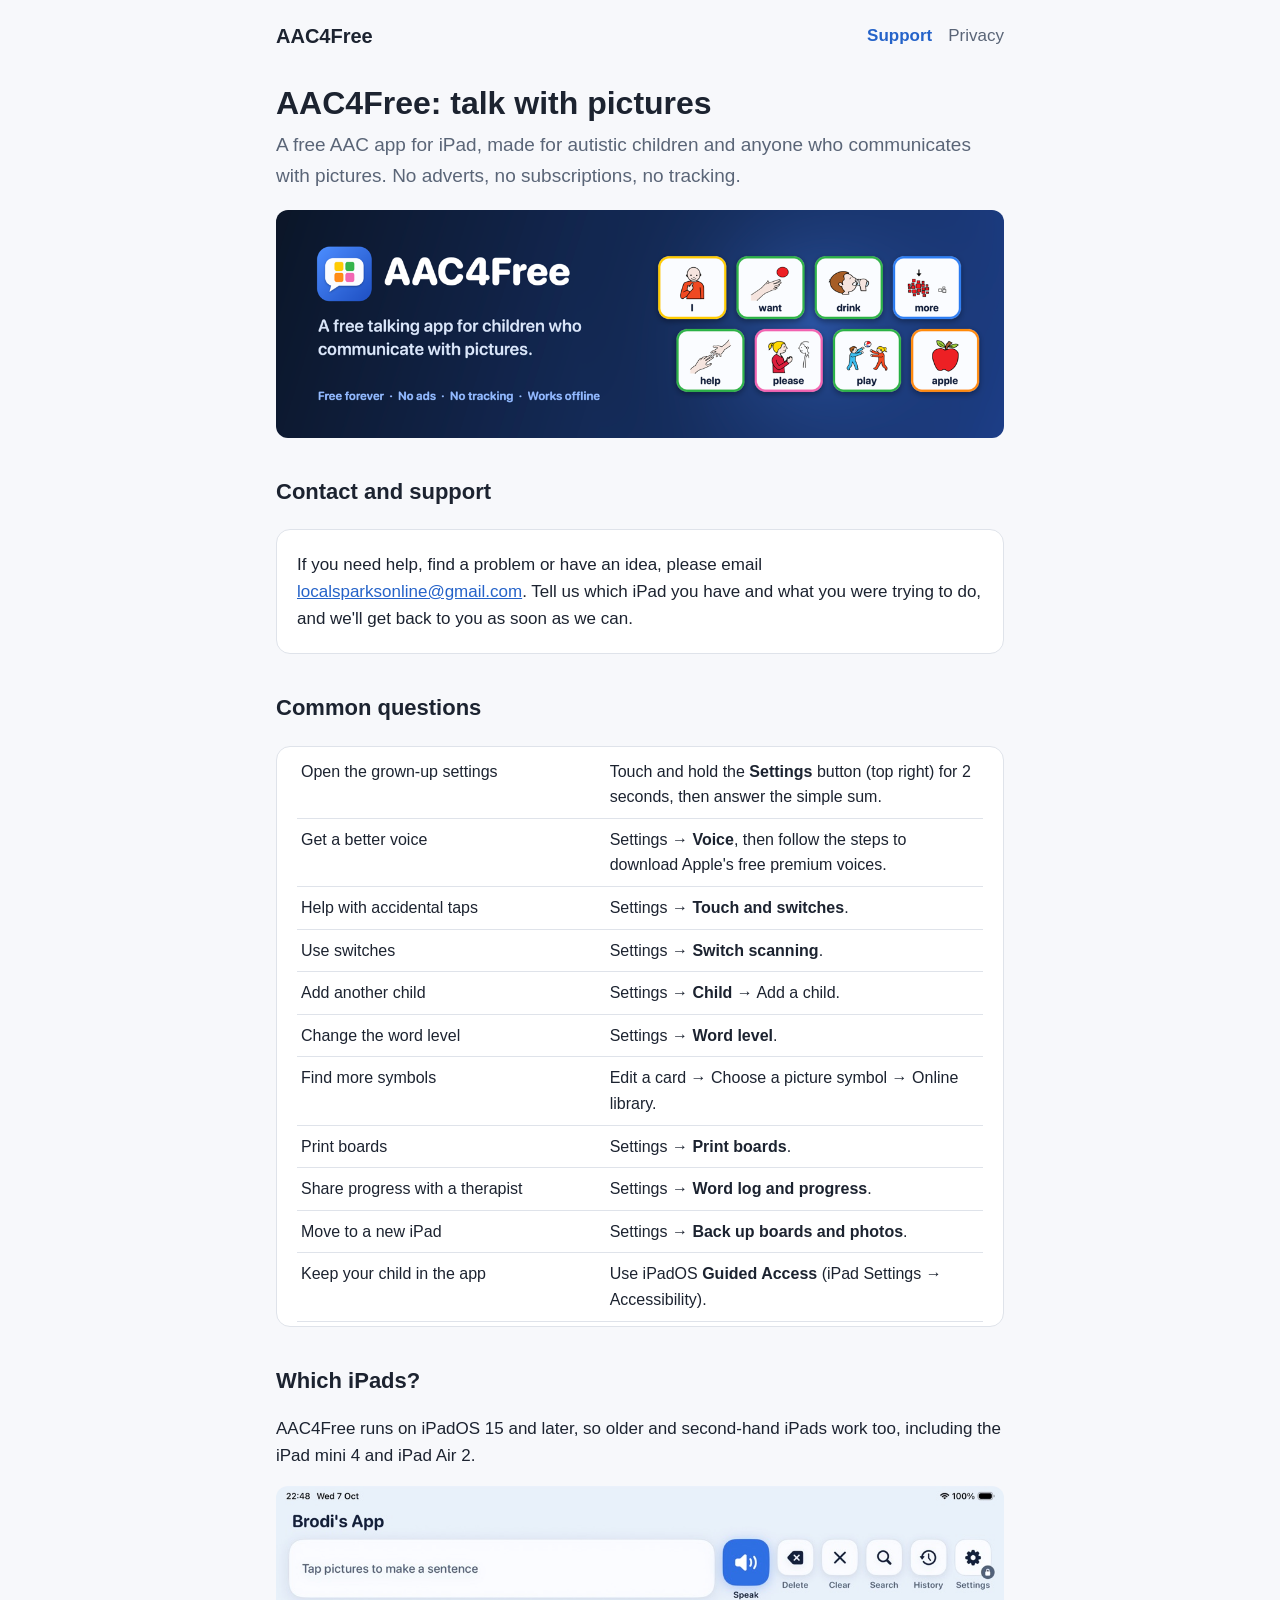
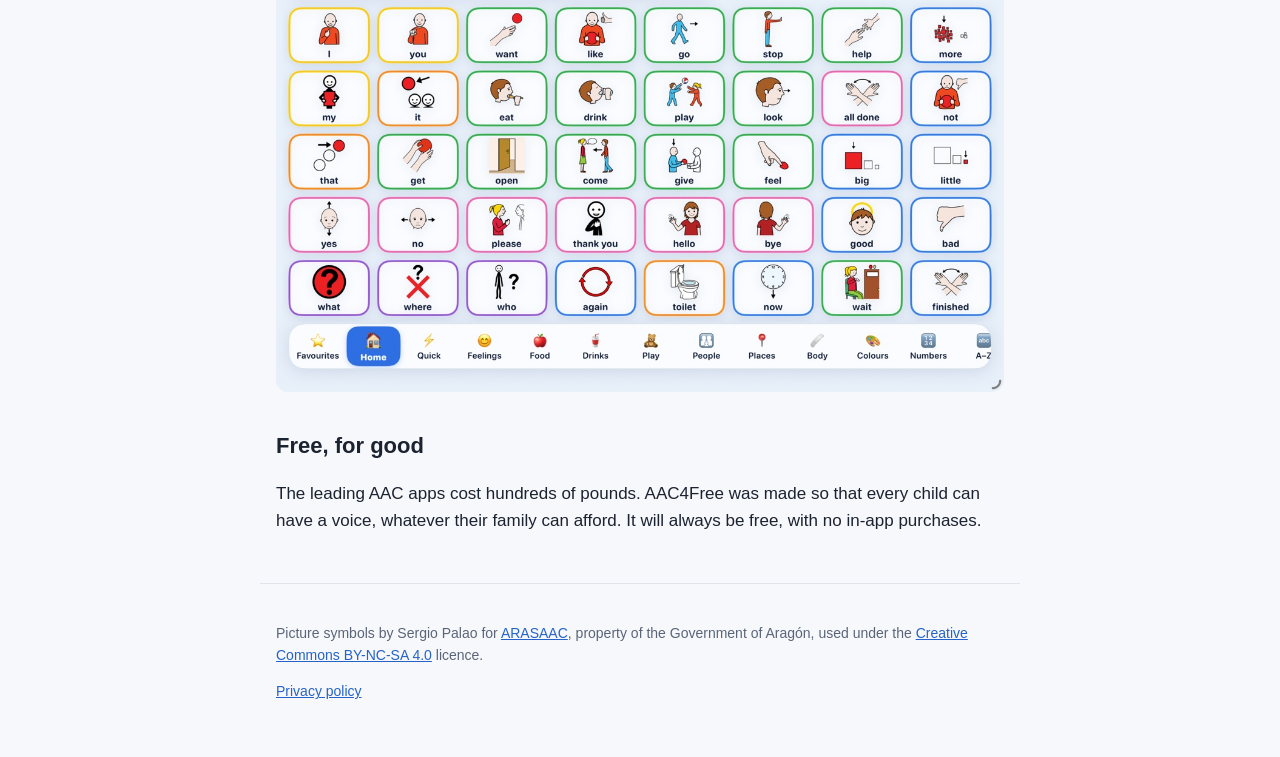
<file: index.html>
<!doctype html>
<html lang="en-GB">
<head>
<meta charset="utf-8">
<meta name="viewport" content="width=device-width, initial-scale=1">
<title>AAC4Free – Support</title>
<meta name="description" content="AAC4Free is a free picture-talking (AAC) app for iPad. Help, contact details and privacy information.">
<link rel="stylesheet" href="style.css">
</head>
<body>
<header>
  <a class="brand" href="./">AAC4Free</a>
  <nav><a href="./" aria-current="page">Support</a><a href="privacy.html">Privacy</a></nav>
</header>
<main>
  <h1>AAC4Free: talk with pictures</h1>
  <p class="lead">A free AAC app for iPad, made for autistic children and anyone who communicates with pictures. No adverts, no subscriptions, no tracking.</p>

  <img src="images/banner.png" alt="AAC4Free banner showing picture symbol cards">

  <h2>Contact and support</h2>
  <div class="card">
    <p>If you need help, find a problem or have an idea, please email
      <a href="mailto:localsparksonline@gmail.com?subject=AAC4Free">localsparksonline@gmail.com</a>.
      Tell us which iPad you have and what you were trying to do, and we'll get back to you as soon as we can.</p>
  </div>

  <h2>Common questions</h2>
  <div class="card">
    <table>
      <tr><td>Open the grown-up settings</td><td>Touch and hold the <strong>Settings</strong> button (top right) for 2 seconds, then answer the simple sum.</td></tr>
      <tr><td>Get a better voice</td><td>Settings → <strong>Voice</strong>, then follow the steps to download Apple's free premium voices.</td></tr>
      <tr><td>Help with accidental taps</td><td>Settings → <strong>Touch and switches</strong>.</td></tr>
      <tr><td>Use switches</td><td>Settings → <strong>Switch scanning</strong>.</td></tr>
      <tr><td>Add another child</td><td>Settings → <strong>Child</strong> → Add a child.</td></tr>
      <tr><td>Change the word level</td><td>Settings → <strong>Word level</strong>.</td></tr>
      <tr><td>Find more symbols</td><td>Edit a card → Choose a picture symbol → Online library.</td></tr>
      <tr><td>Print boards</td><td>Settings → <strong>Print boards</strong>.</td></tr>
      <tr><td>Share progress with a therapist</td><td>Settings → <strong>Word log and progress</strong>.</td></tr>
      <tr><td>Move to a new iPad</td><td>Settings → <strong>Back up boards and photos</strong>.</td></tr>
      <tr><td>Keep your child in the app</td><td>Use iPadOS <strong>Guided Access</strong> (iPad Settings → Accessibility).</td></tr>
    </table>
  </div>

  <h2>Which iPads?</h2>
  <p>AAC4Free runs on iPadOS 15 and later, so older and second-hand iPads work too, including the iPad mini 4 and iPad Air 2.</p>
  <img src="images/ipad-light.jpg" alt="AAC4Free running on an iPad, showing the home board">

  <h2>Free, for good</h2>
  <p>The leading AAC apps cost hundreds of pounds. AAC4Free was made so that every child can have a voice, whatever their family can afford. It will always be free, with no in-app purchases.</p>
</main>
<footer>
  <p>Picture symbols by Sergio Palao for <a href="https://arasaac.org">ARASAAC</a>, property of the Government of Aragón, used under the <a href="https://creativecommons.org/licenses/by-nc-sa/4.0/">Creative Commons BY-NC-SA 4.0</a> licence.</p>
  <p><a href="privacy.html">Privacy policy</a></p>
</footer>
</body>
</html>
</file>
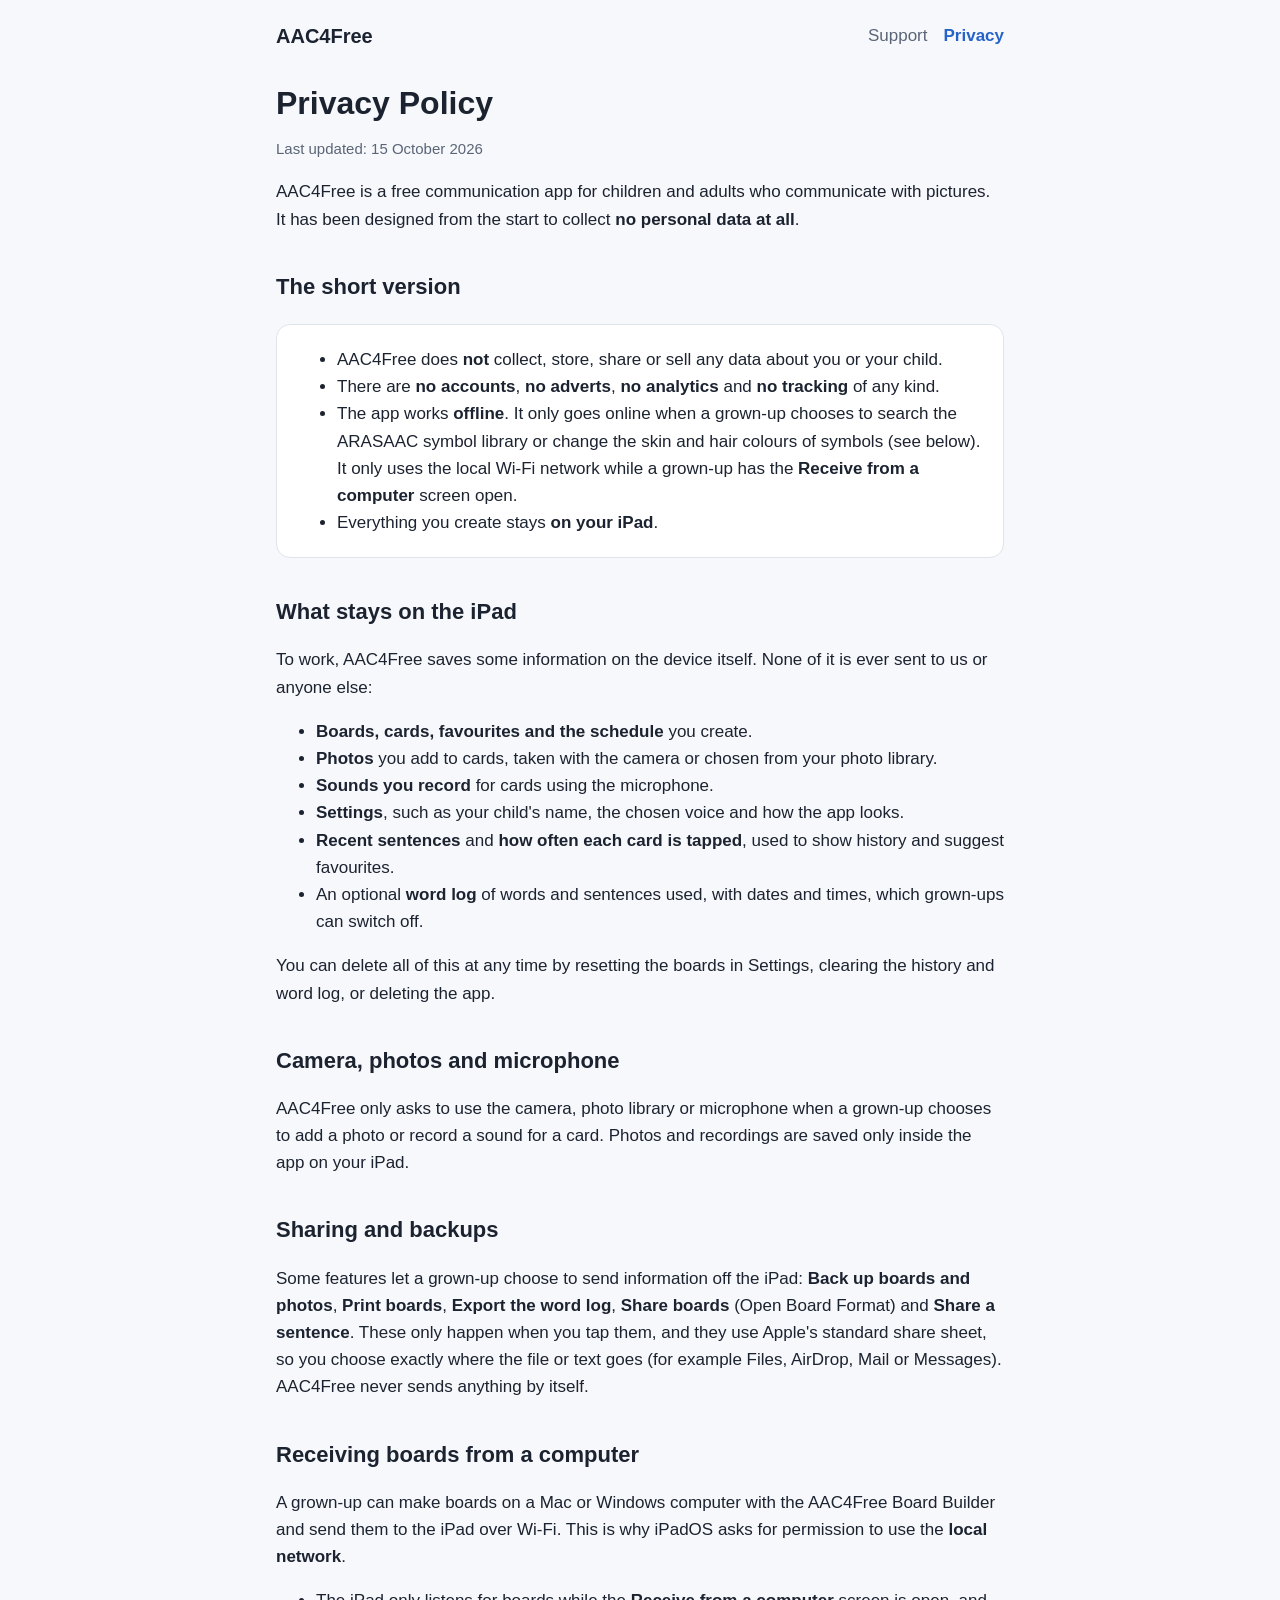
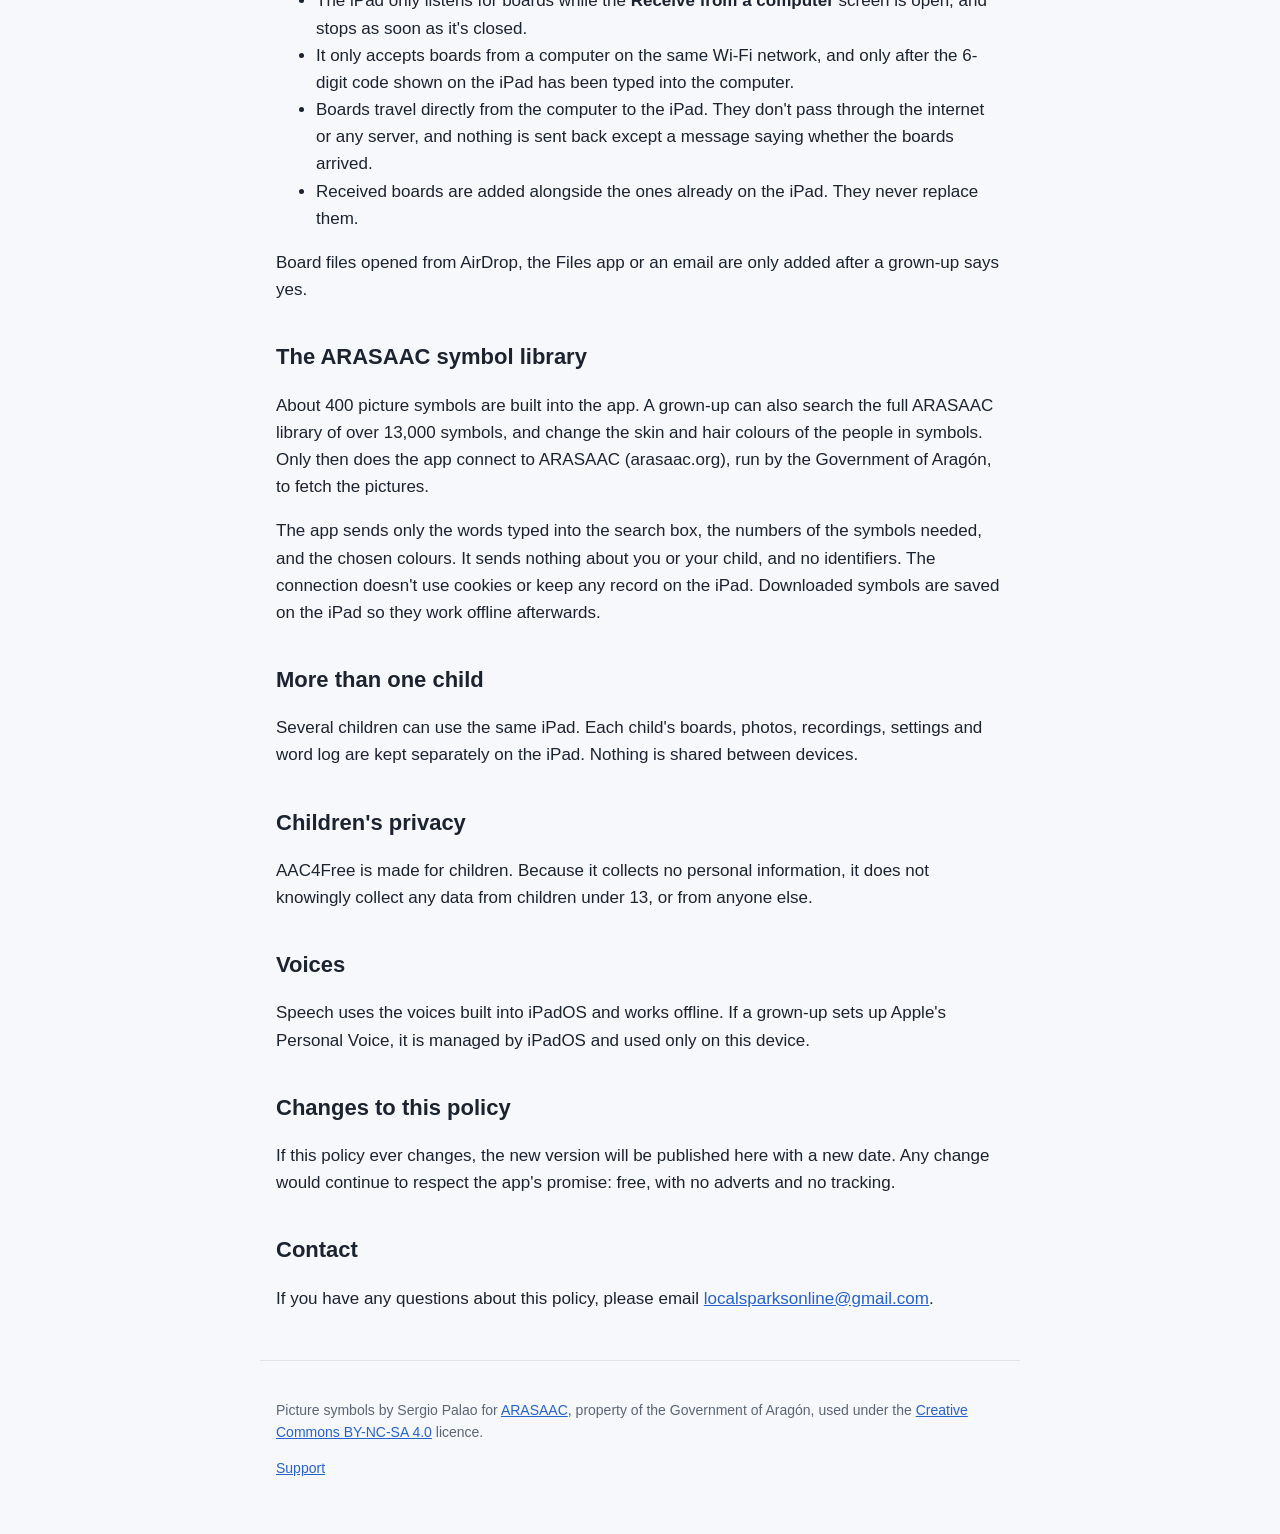
<file: privacy.html>
<!doctype html>
<html lang="en-GB">
<head>
<meta charset="utf-8">
<meta name="viewport" content="width=device-width, initial-scale=1">
<title>AAC4Free – Privacy Policy</title>
<meta name="description" content="AAC4Free collects no personal data at all.">
<link rel="stylesheet" href="style.css">
</head>
<body>
<header>
  <a class="brand" href="./">AAC4Free</a>
  <nav><a href="./">Support</a><a href="privacy.html" aria-current="page">Privacy</a></nav>
</header>
<main>
  <h1>Privacy Policy</h1>
  <p class="updated">Last updated: 15 October 2026</p>
  <p>AAC4Free is a free communication app for children and adults who communicate with pictures. It has been designed from the start to collect <strong>no personal data at all</strong>.</p>

  <h2>The short version</h2>
  <div class="card">
    <ul>
      <li>AAC4Free does <strong>not</strong> collect, store, share or sell any data about you or your child.</li>
      <li>There are <strong>no accounts</strong>, <strong>no adverts</strong>, <strong>no analytics</strong> and <strong>no tracking</strong> of any kind.</li>
      <li>The app works <strong>offline</strong>. It only goes online when a grown-up chooses to search the ARASAAC symbol library or change the skin and hair colours of symbols (see below). It only uses the local Wi-Fi network while a grown-up has the <strong>Receive from a computer</strong> screen open.</li>
      <li>Everything you create stays <strong>on your iPad</strong>.</li>
    </ul>
  </div>

  <h2>What stays on the iPad</h2>
  <p>To work, AAC4Free saves some information on the device itself. None of it is ever sent to us or anyone else:</p>
  <ul>
    <li><strong>Boards, cards, favourites and the schedule</strong> you create.</li>
    <li><strong>Photos</strong> you add to cards, taken with the camera or chosen from your photo library.</li>
    <li><strong>Sounds you record</strong> for cards using the microphone.</li>
    <li><strong>Settings</strong>, such as your child's name, the chosen voice and how the app looks.</li>
    <li><strong>Recent sentences</strong> and <strong>how often each card is tapped</strong>, used to show history and suggest favourites.</li>
    <li>An optional <strong>word log</strong> of words and sentences used, with dates and times, which grown-ups can switch off.</li>
  </ul>
  <p>You can delete all of this at any time by resetting the boards in Settings, clearing the history and word log, or deleting the app.</p>

  <h2>Camera, photos and microphone</h2>
  <p>AAC4Free only asks to use the camera, photo library or microphone when a grown-up chooses to add a photo or record a sound for a card. Photos and recordings are saved only inside the app on your iPad.</p>

  <h2>Sharing and backups</h2>
  <p>Some features let a grown-up choose to send information off the iPad: <strong>Back up boards and photos</strong>, <strong>Print boards</strong>, <strong>Export the word log</strong>, <strong>Share boards</strong> (Open Board Format) and <strong>Share a sentence</strong>. These only happen when you tap them, and they use Apple's standard share sheet, so you choose exactly where the file or text goes (for example Files, AirDrop, Mail or Messages). AAC4Free never sends anything by itself.</p>

  <h2>Receiving boards from a computer</h2>
  <p>A grown-up can make boards on a Mac or Windows computer with the AAC4Free Board Builder and send them to the iPad over Wi-Fi. This is why iPadOS asks for permission to use the <strong>local network</strong>.</p>
  <ul>
    <li>The iPad only listens for boards while the <strong>Receive from a computer</strong> screen is open, and stops as soon as it's closed.</li>
    <li>It only accepts boards from a computer on the same Wi-Fi network, and only after the 6-digit code shown on the iPad has been typed into the computer.</li>
    <li>Boards travel directly from the computer to the iPad. They don't pass through the internet or any server, and nothing is sent back except a message saying whether the boards arrived.</li>
    <li>Received boards are added alongside the ones already on the iPad. They never replace them.</li>
  </ul>
  <p>Board files opened from AirDrop, the Files app or an email are only added after a grown-up says yes.</p>

  <h2>The ARASAAC symbol library</h2>
  <p>About 400 picture symbols are built into the app. A grown-up can also search the full ARASAAC library of over 13,000 symbols, and change the skin and hair colours of the people in symbols. Only then does the app connect to ARASAAC (arasaac.org), run by the Government of Aragón, to fetch the pictures.</p>
  <p>The app sends only the words typed into the search box, the numbers of the symbols needed, and the chosen colours. It sends nothing about you or your child, and no identifiers. The connection doesn't use cookies or keep any record on the iPad. Downloaded symbols are saved on the iPad so they work offline afterwards.</p>

  <h2>More than one child</h2>
  <p>Several children can use the same iPad. Each child's boards, photos, recordings, settings and word log are kept separately on the iPad. Nothing is shared between devices.</p>

  <h2>Children's privacy</h2>
  <p>AAC4Free is made for children. Because it collects no personal information, it does not knowingly collect any data from children under 13, or from anyone else.</p>

  <h2>Voices</h2>
  <p>Speech uses the voices built into iPadOS and works offline. If a grown-up sets up Apple's Personal Voice, it is managed by iPadOS and used only on this device.</p>

  <h2>Changes to this policy</h2>
  <p>If this policy ever changes, the new version will be published here with a new date. Any change would continue to respect the app's promise: free, with no adverts and no tracking.</p>

  <h2>Contact</h2>
  <p>If you have any questions about this policy, please email <a href="mailto:localsparksonline@gmail.com?subject=AAC4Free%20privacy">localsparksonline@gmail.com</a>.</p>
</main>
<footer>
  <p>Picture symbols by Sergio Palao for <a href="https://arasaac.org">ARASAAC</a>, property of the Government of Aragón, used under the <a href="https://creativecommons.org/licenses/by-nc-sa/4.0/">Creative Commons BY-NC-SA 4.0</a> licence.</p>
  <p><a href="./">Support</a></p>
</footer>
</body>
</html>
</file>
<file: style.css>
:root {
  --bg: #f7f8fb;
  --surface: #ffffff;
  --text: #1c2330;
  --muted: #5a6577;
  --accent: #2563c9;
  --border: #dfe3ea;
}
@media (prefers-color-scheme: dark) {
  :root {
    --bg: #12161d;
    --surface: #1b212b;
    --text: #e8ecf2;
    --muted: #a3adbd;
    --accent: #7aa7ff;
    --border: #2c3442;
  }
}
* { box-sizing: border-box; }
body {
  margin: 0;
  background: var(--bg);
  color: var(--text);
  font: 17px/1.6 -apple-system, BlinkMacSystemFont, "Segoe UI", Roboto, sans-serif;
}
header, main, footer { max-width: 760px; margin: 0 auto; padding: 0 16px; }
header { padding-top: 20px; display: flex; gap: 20px; align-items: center; flex-wrap: wrap; }
header .brand { font-weight: 700; font-size: 20px; color: var(--text); text-decoration: none; margin-right: auto; }
header nav a { color: var(--muted); text-decoration: none; margin-left: 16px; }
header nav a[aria-current="page"] { color: var(--accent); font-weight: 600; }
h1 { font-size: 32px; line-height: 1.2; margin: 32px 0 8px; }
h2 { font-size: 22px; margin: 36px 0 8px; }
a { color: var(--accent); }
img { max-width: 100%; height: auto; border-radius: 12px; display: block; }
.lead { font-size: 19px; color: var(--muted); margin-top: 0; }
.card { background: var(--surface); border: 1px solid var(--border); border-radius: 14px; padding: 4px 20px; margin: 20px 0; }
.updated { color: var(--muted); font-size: 15px; }
table { width: 100%; border-collapse: collapse; font-size: 16px; }
td { padding: 8px 4px; border-bottom: 1px solid var(--border); vertical-align: top; }
td:first-child { width: 45%; }
footer { color: var(--muted); font-size: 14px; padding-top: 24px; padding-bottom: 40px; border-top: 1px solid var(--border); margin-top: 48px; }
</file>
